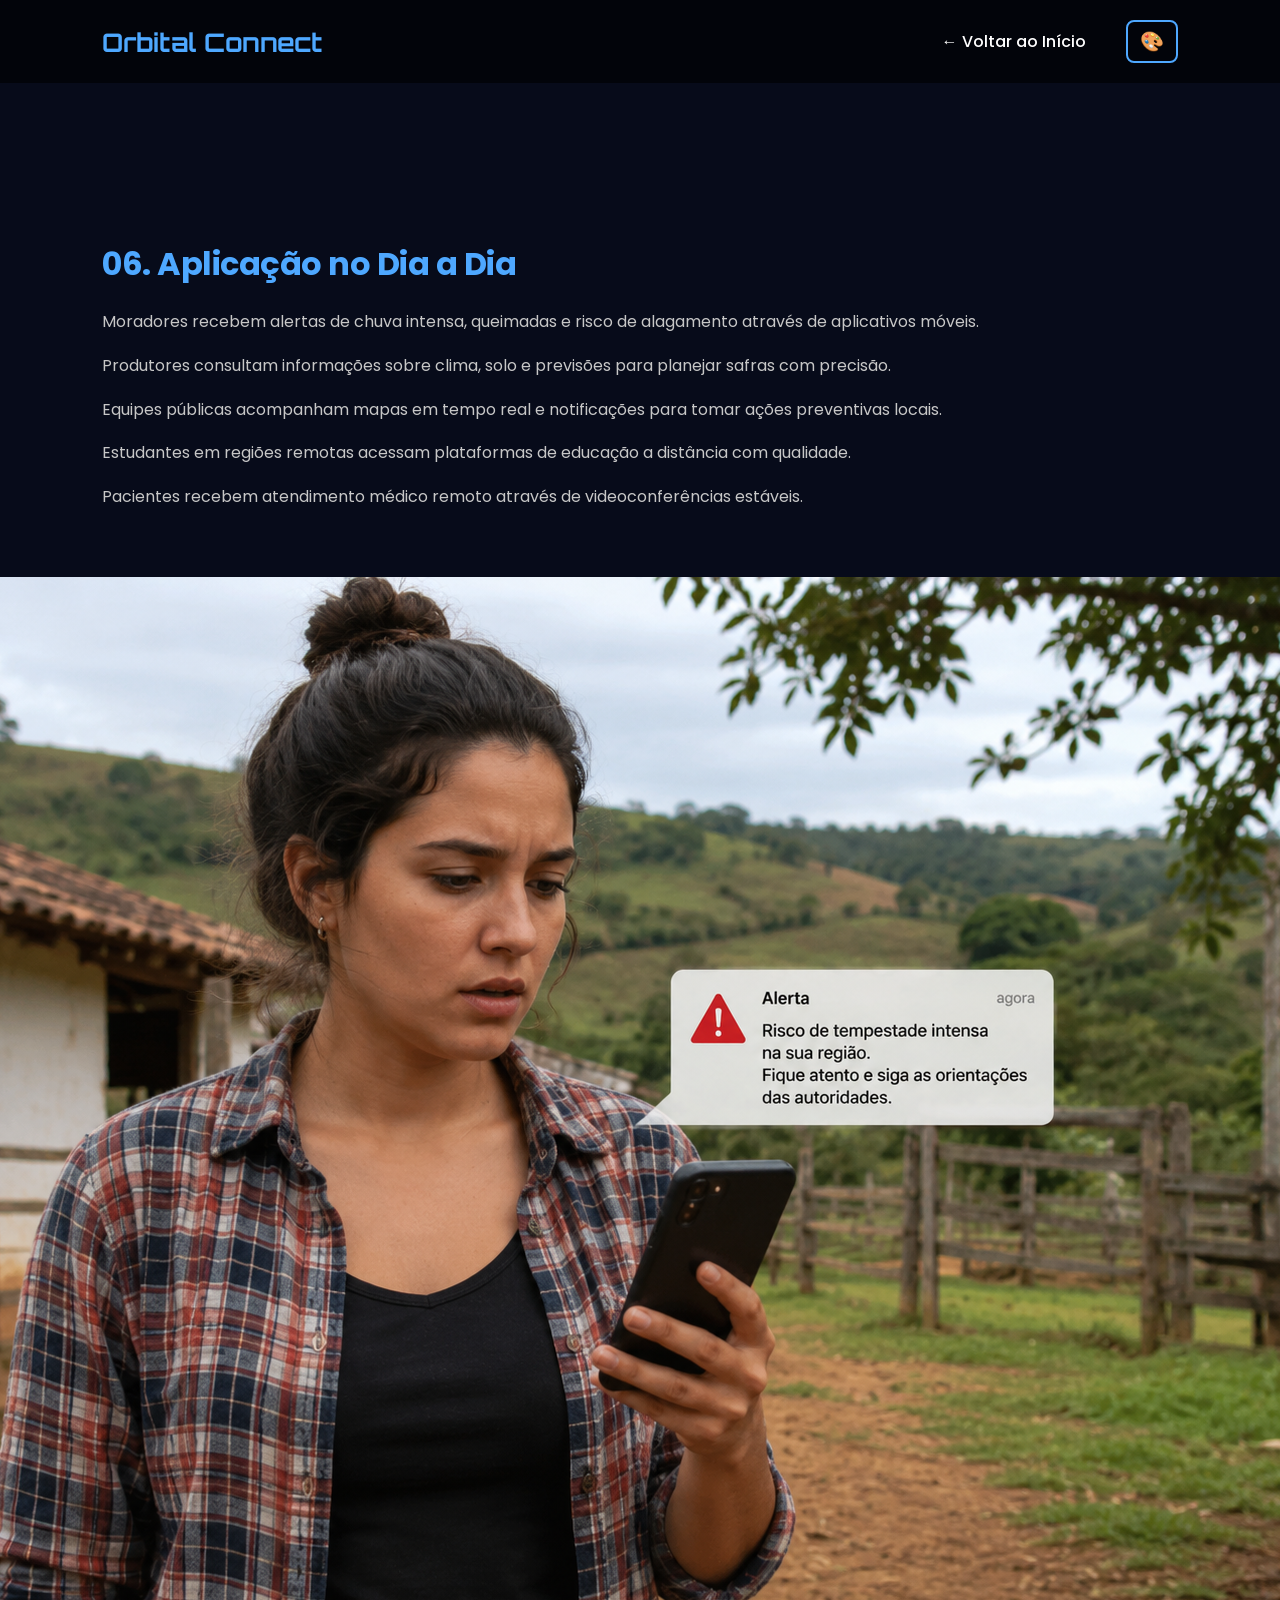
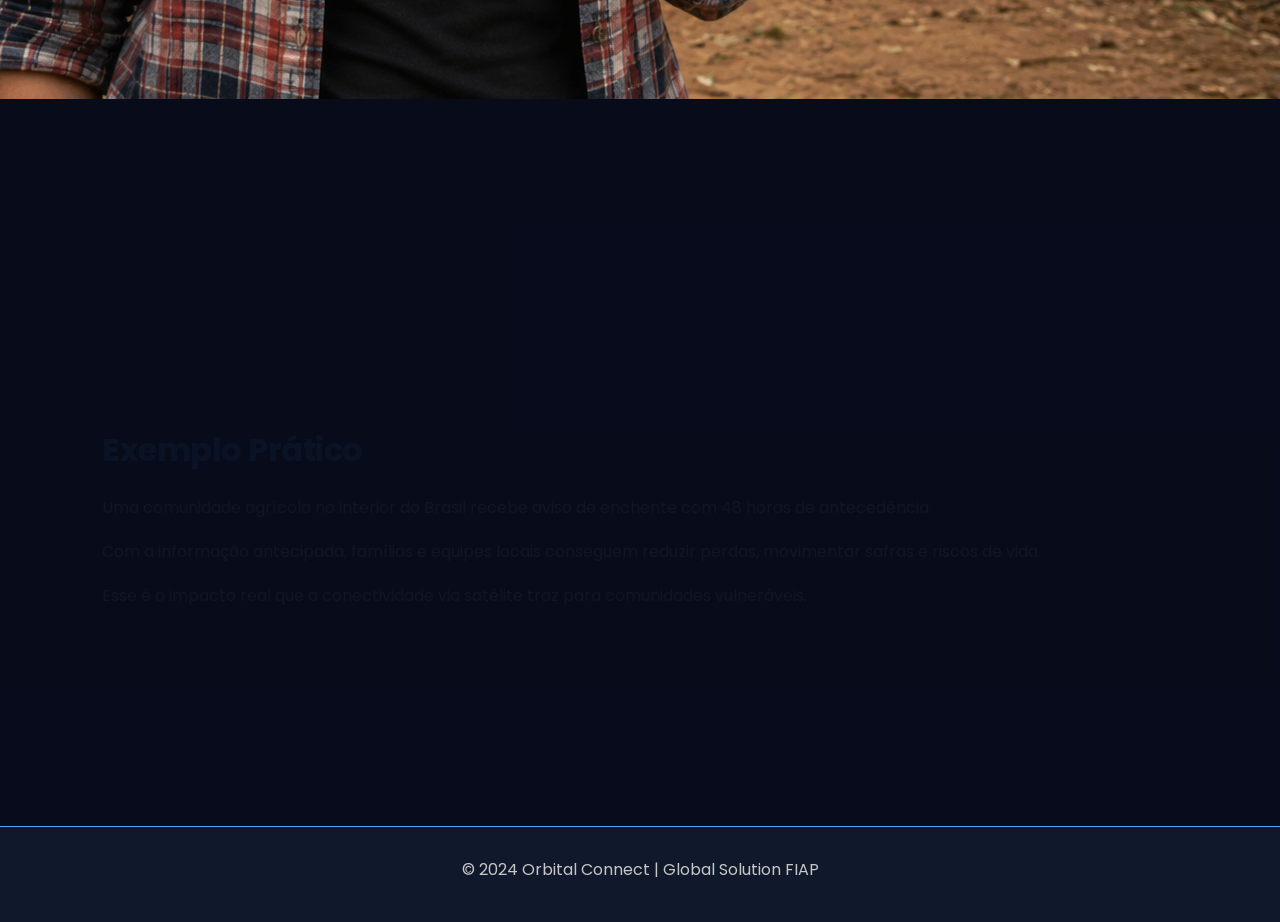
<file: pages/aplicacao.html>
<!DOCTYPE html>
<html lang="pt-BR">
<head>
  <meta charset="UTF-8" />
  <meta name="viewport" content="width=device-width, initial-scale=1.0"/>
  <title>Aplicação | Orbital Connect</title>
  <link rel="preconnect" href="https://fonts.googleapis.com">
  <link rel="preconnect" href="https://fonts.gstatic.com" crossorigin>
  <link href="https://fonts.googleapis.com/css2?family=Orbitron:wght@500;700&family=Poppins:wght@300;400;500;600&display=swap" rel="stylesheet">
  <link rel="stylesheet" href="../css/style.css">
</head>
<body>
  <header class="header">
    <div class="logo"><h1>Orbital Connect</h1></div>
    <nav class="navbar">
      <a href="../index.html">← Voltar ao Início</a>
      <div class="theme-selector">
        <button class="theme-btn" id="themeBtn" title="Mudar Tema">🎨</button>
      </div>
    </nav>
  </header>

  <main class="page-main">
    <section class="section">
      <div class="text-content">
        <h2>06. Aplicação no Dia a Dia</h2>
        <p>Moradores recebem alertas de chuva intensa, queimadas e risco de alagamento através de aplicativos móveis.</p>
        <p>Produtores consultam informações sobre clima, solo e previsões para planejar safras com precisão.</p>
        <p>Equipes públicas acompanham mapas em tempo real e notificações para tomar ações preventivas locais.</p>
        <p>Estudantes em regiões remotas acessam plataformas de educação a distância com qualidade.</p>
        <p>Pacientes recebem atendimento médico remoto através de videoconferências estáveis.</p>
      </div>
      <div class="image-content">
        <img src="../images/aplicacao.jpg" alt="Aplicação prática com alertas e dados em dispositivos móveis">
      </div>
    </section>

    <section class="section reverse">
      <div class="text-content">
        <h2>Exemplo Prático</h2>
        <p>Uma comunidade agrícola no interior do Brasil recebe aviso de enchente com 48 horas de antecedência.</p>
        <p>Com a informação antecipada, famílias e equipes locais conseguem reduzir perdas, movimentar safras e riscos de vida.</p>
        <p>Esse é o impacto real que a conectividade via satélite traz para comunidades vulneráveis.</p>
      </div>
    </section>
  </main>

  <footer class="footer">
    <p>&copy; 2024 Orbital Connect | Global Solution FIAP</p>
  </footer>

  <script src="../js/script.js"></script>
</body>
</html>
</file>
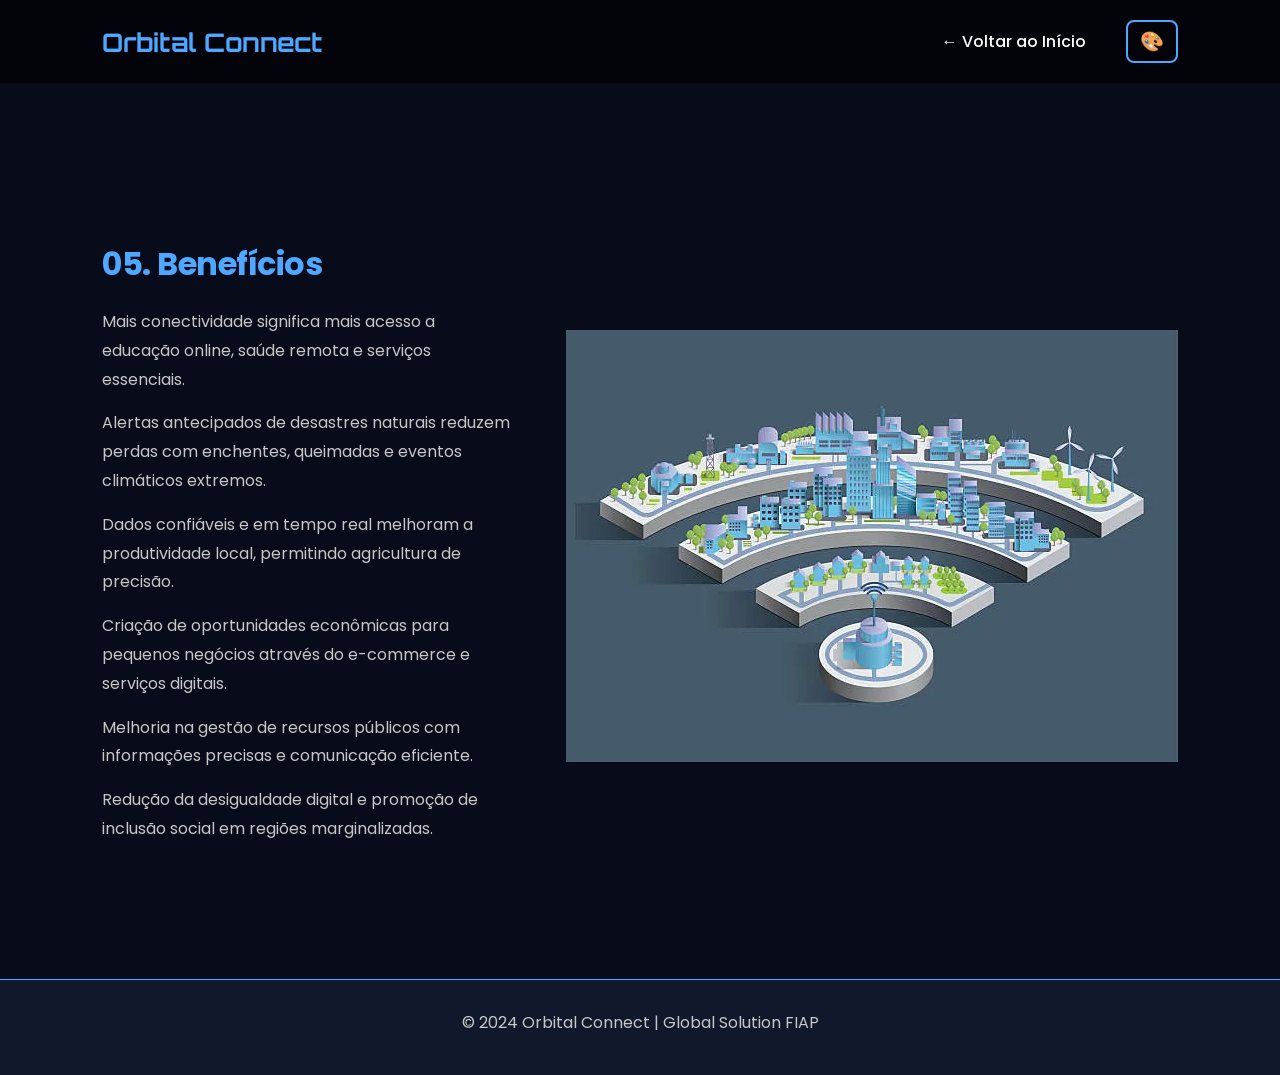
<file: pages/beneficios.html>
<!DOCTYPE html>
<html lang="pt-BR">
<head>
  <meta charset="UTF-8" />
  <meta name="viewport" content="width=device-width, initial-scale=1.0"/>
  <title>Benefícios | Orbital Connect</title>
  <link rel="preconnect" href="https://fonts.googleapis.com">
  <link rel="preconnect" href="https://fonts.gstatic.com" crossorigin>
  <link href="https://fonts.googleapis.com/css2?family=Orbitron:wght@500;700&family=Poppins:wght@300;400;500;600&display=swap" rel="stylesheet">
  <link rel="stylesheet" href="../css/style.css">
</head>
<body>
  <header class="header">
    <div class="logo"><h1>Orbital Connect</h1></div>
    <nav class="navbar">
      <a href="../index.html">← Voltar ao Início</a>
      <div class="theme-selector">
        <button class="theme-btn" id="themeBtn" title="Mudar Tema">🎨</button>
      </div>
    </nav>
  </header>

  <main class="page-main">
    <section class="section">
      <div class="text-content">
        <h2>05. Benefícios</h2>
        <p>Mais conectividade significa mais acesso a educação online, saúde remota e serviços essenciais.</p>
        <p>Alertas antecipados de desastres naturais reduzem perdas com enchentes, queimadas e eventos climáticos extremos.</p>
        <p>Dados confiáveis e em tempo real melhoram a produtividade local, permitindo agricultura de precisão.</p>
        <p>Criação de oportunidades econômicas para pequenos negócios através do e-commerce e serviços digitais.</p>
        <p>Melhoria na gestão de recursos públicos com informações precisas e comunicação eficiente.</p>
        <p>Redução da desigualdade digital e promoção de inclusão social em regiões marginalizadas.</p>
      </div>
      <div class="image-content">
        <img src="../images/beneficios.jpg" alt="Benefícios da plataforma em indicadores sociais">
      </div>
    </section>
  </main>

  <footer class="footer">
    <p>&copy; 2024 Orbital Connect | Global Solution FIAP</p>
  </footer>

  <script src="../js/script.js"></script>
</body>
</html>
</file>
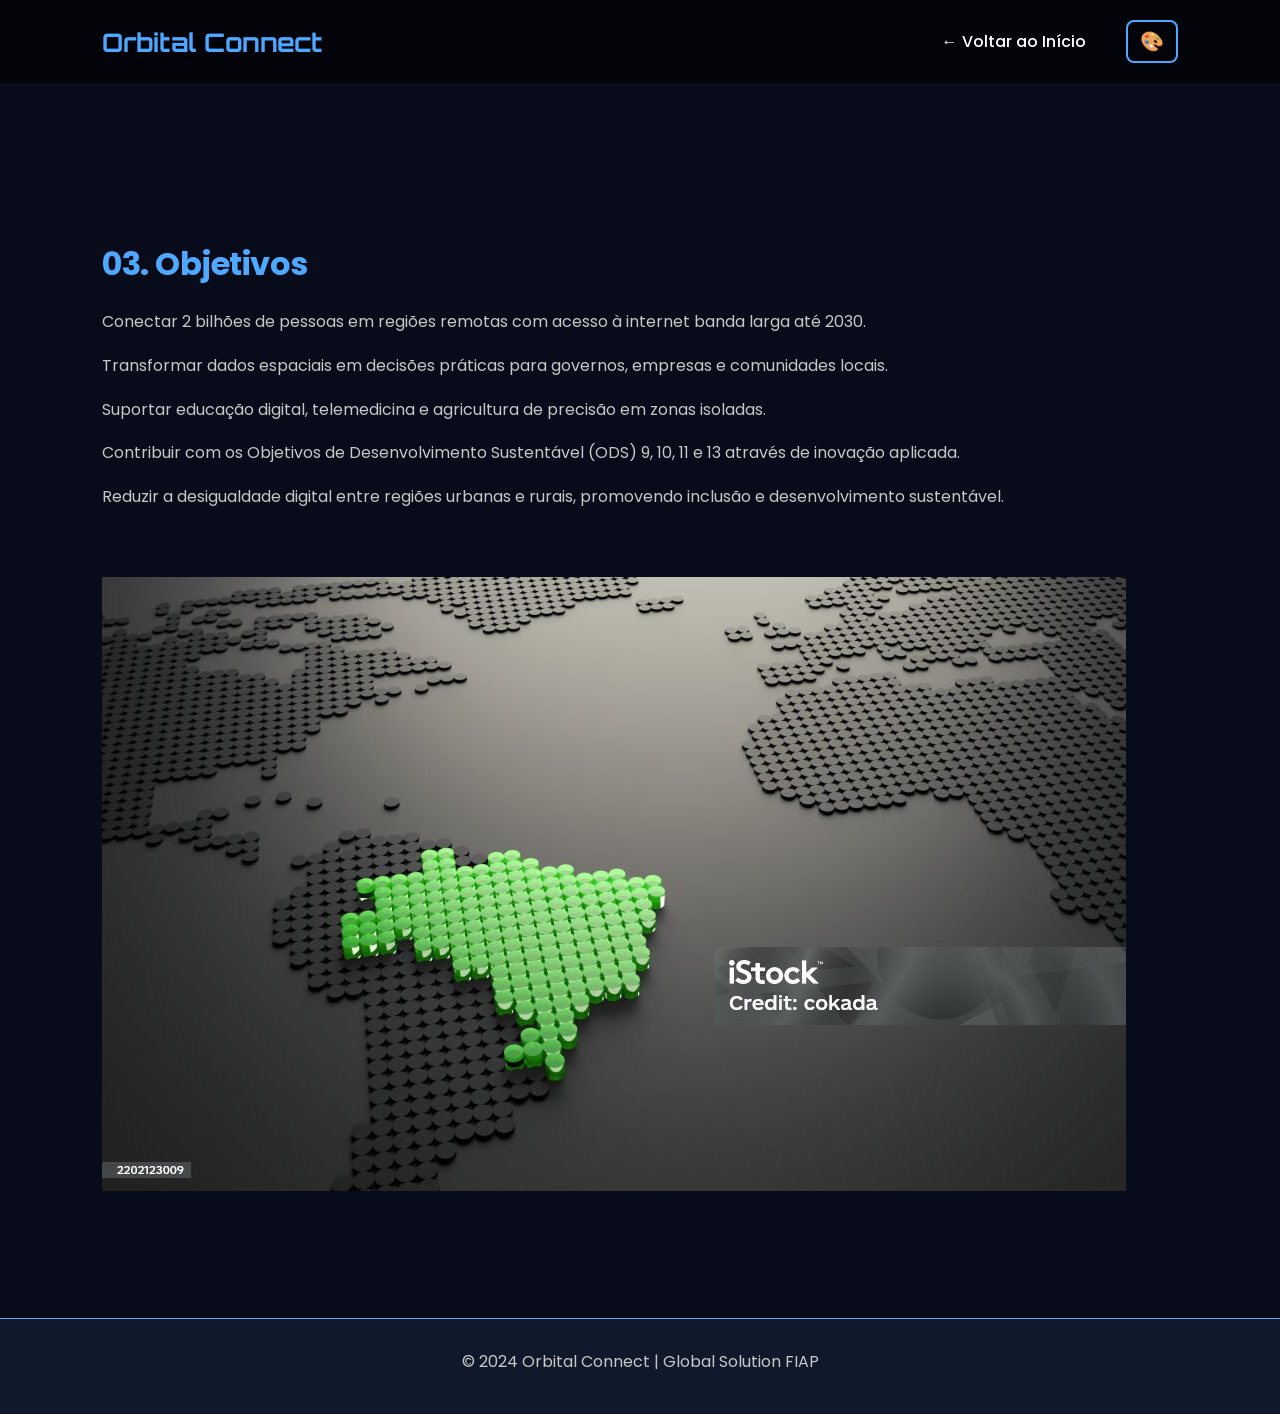
<file: pages/objetivos.html>
<!DOCTYPE html>
<html lang="pt-BR">
<head>
  <meta charset="UTF-8" />
  <meta name="viewport" content="width=device-width, initial-scale=1.0"/>
  <title>Objetivos | Orbital Connect</title>
  <link rel="preconnect" href="https://fonts.googleapis.com">
  <link rel="preconnect" href="https://fonts.gstatic.com" crossorigin>
  <link href="https://fonts.googleapis.com/css2?family=Orbitron:wght@500;700&family=Poppins:wght@300;400;500;600&display=swap" rel="stylesheet">
  <link rel="stylesheet" href="../css/style.css">
</head>
<body>
  <header class="header">
    <div class="logo"><h1>Orbital Connect</h1></div>
    <nav class="navbar">
      <a href="../index.html">← Voltar ao Início</a>
      <div class="theme-selector">
        <button class="theme-btn" id="themeBtn" title="Mudar Tema">🎨</button>
      </div>
    </nav>
  </header>

  <main class="page-main">
    <section class="section">
      <div class="text-content">
        <h2>03. Objetivos</h2>
        <p>Conectar 2 bilhões de pessoas em regiões remotas com acesso à internet banda larga até 2030.</p>
        <p>Transformar dados espaciais em decisões práticas para governos, empresas e comunidades locais.</p>
        <p>Suportar educação digital, telemedicina e agricultura de precisão em zonas isoladas.</p>
        <p>Contribuir com os Objetivos de Desenvolvimento Sustentável (ODS) 9, 10, 11 e 13 através de inovação aplicada.</p>
        <p>Reduzir a desigualdade digital entre regiões urbanas e rurais, promovendo inclusão e desenvolvimento sustentável.</p>
      </div>
      <div class="image-content">
        <img src="../images/objetivos.jpg" alt="Objetivos estratégicos do projeto Orbital Connect">
      </div>
    </section>
  </main>

  <footer class="footer">
    <p>&copy; 2024 Orbital Connect | Global Solution FIAP</p>
  </footer>

  <script src="../js/script.js"></script>
</body>
</html>
</file>
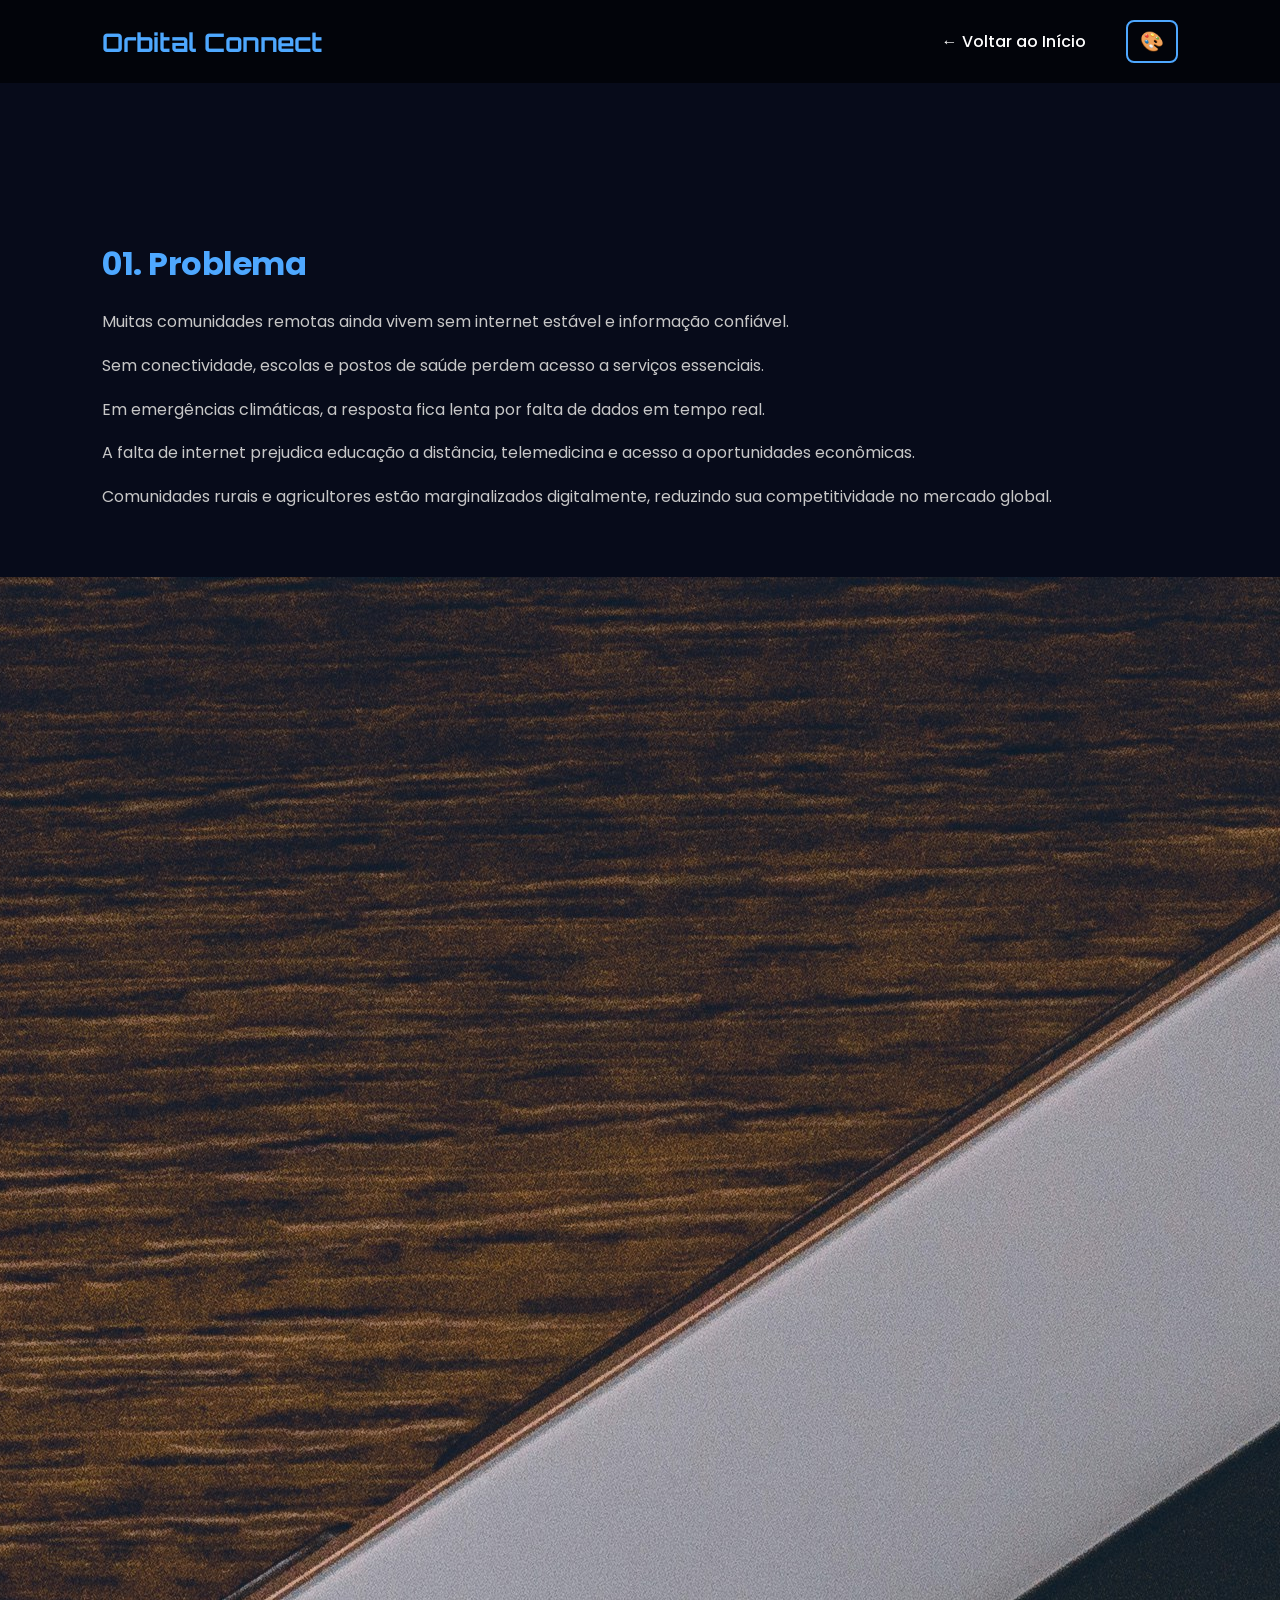
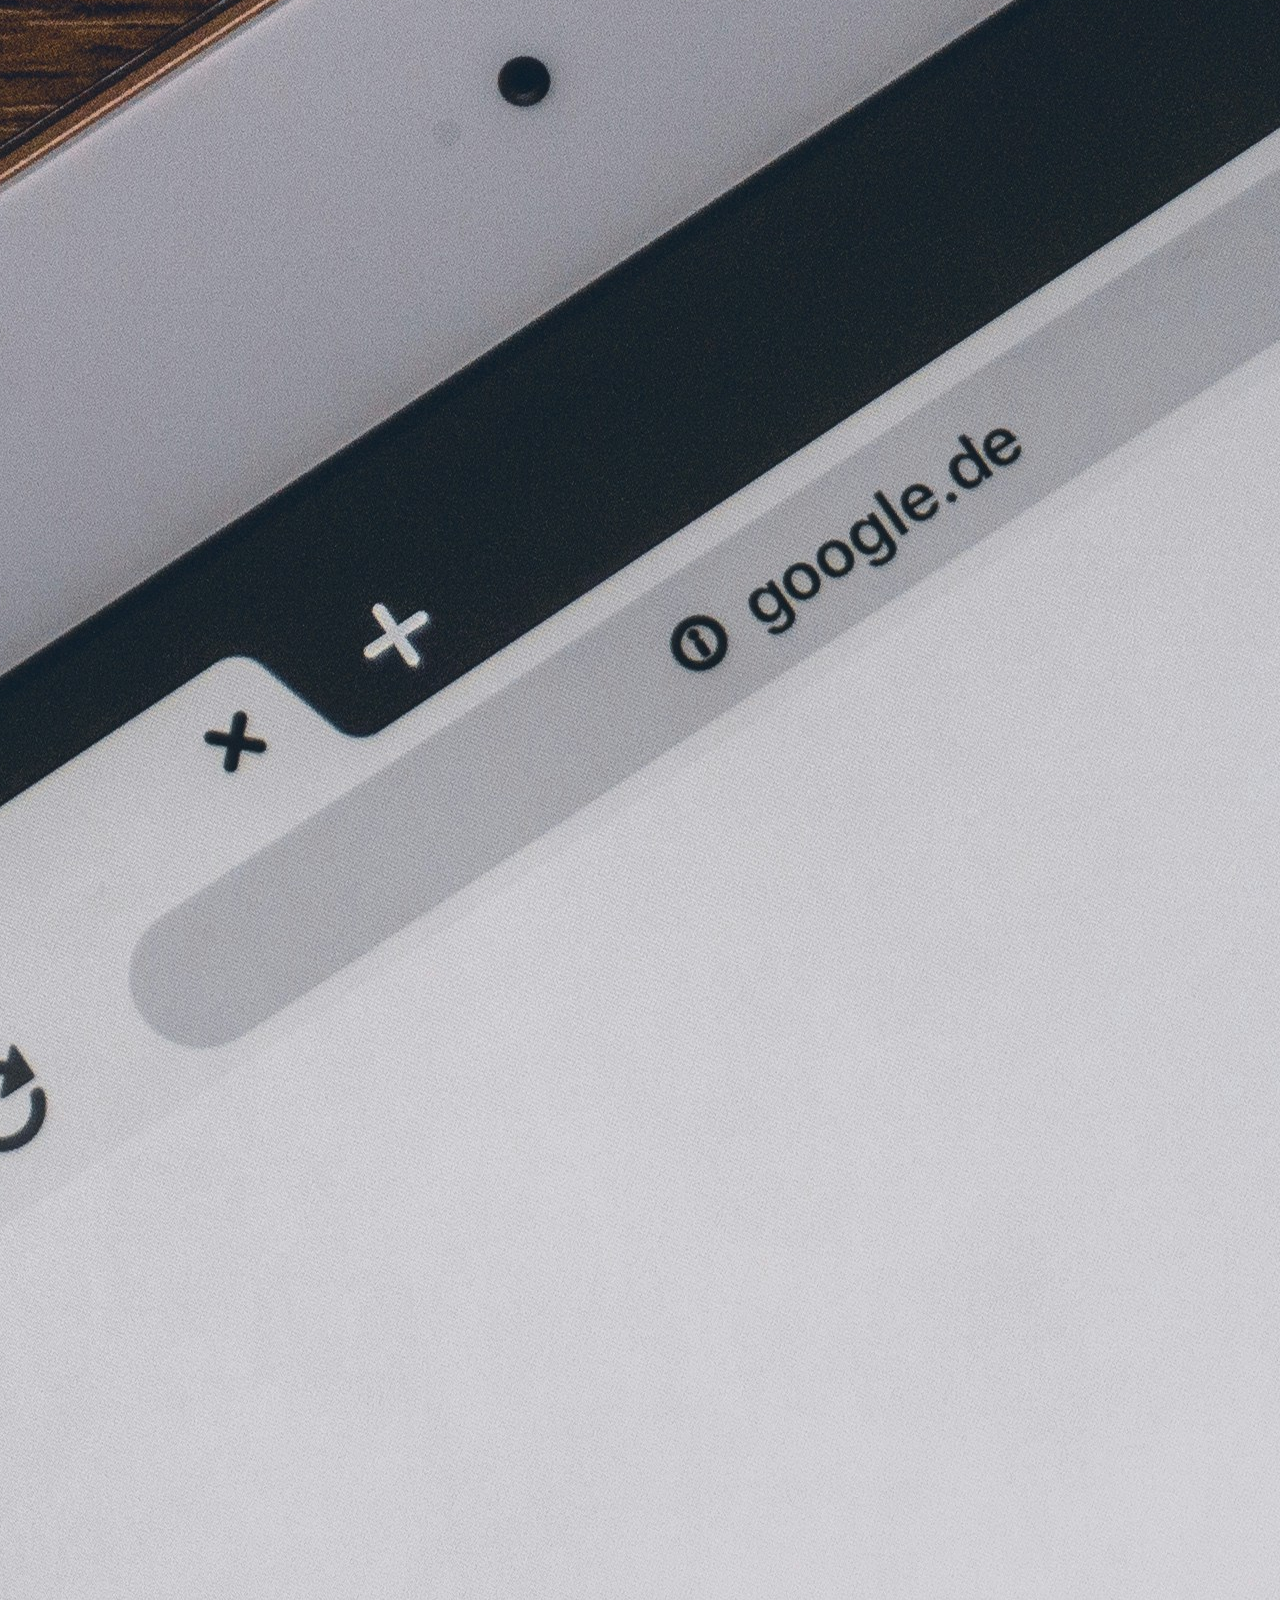
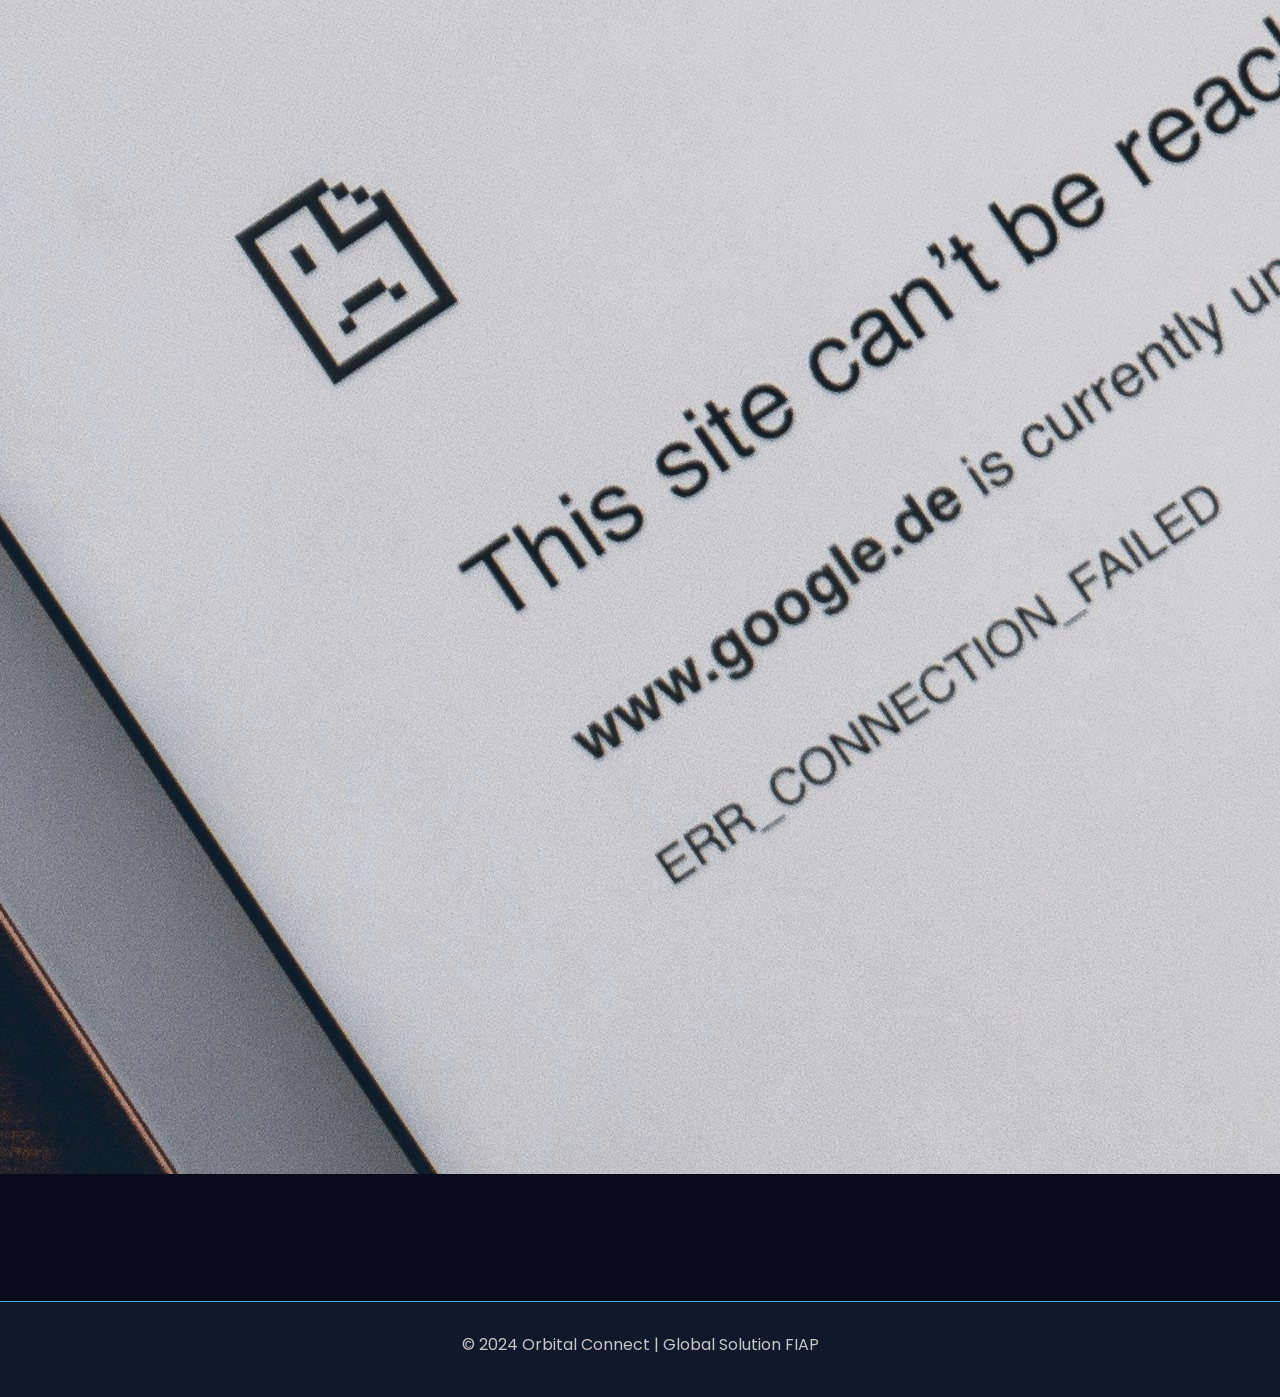
<file: pages/problema.html>
<!DOCTYPE html>
<html lang="pt-BR">
<head>
  <meta charset="UTF-8" />
  <meta name="viewport" content="width=device-width, initial-scale=1.0"/>
  <title>Problema | Orbital Connect</title>
  <link rel="preconnect" href="https://fonts.googleapis.com">
  <link rel="preconnect" href="https://fonts.gstatic.com" crossorigin>
  <link href="https://fonts.googleapis.com/css2?family=Orbitron:wght@500;700&family=Poppins:wght@300;400;500;600&display=swap" rel="stylesheet">
  <link rel="stylesheet" href="../css/style.css">
</head>
<body>
  <header class="header">
    <div class="logo"><h1>Orbital Connect</h1></div>
    <nav class="navbar">
      <a href="../index.html">← Voltar ao Início</a>
      <div class="theme-selector">
        <button class="theme-btn" id="themeBtn" title="Mudar Tema">🎨</button>
      </div>
    </nav>
  </header>

  <main class="page-main">
    <section class="section">
      <div class="text-content">
        <h2>01. Problema</h2>
        <p>Muitas comunidades remotas ainda vivem sem internet estável e informação confiável.</p>
        <p>Sem conectividade, escolas e postos de saúde perdem acesso a serviços essenciais.</p>
        <p>Em emergências climáticas, a resposta fica lenta por falta de dados em tempo real.</p>
        <p>A falta de internet prejudica educação a distância, telemedicina e acesso a oportunidades econômicas.</p>
        <p>Comunidades rurais e agricultores estão marginalizados digitalmente, reduzindo sua competitividade no mercado global.</p>
      </div>
      <div class="image-content">
        <img src="../images/problema.jpg" alt="Comunidade rural com baixa conectividade">
      </div>
    </section>
  </main>

  <footer class="footer">
    <p>&copy; 2024 Orbital Connect | Global Solution FIAP</p>
  </footer>

  <script src="../js/script.js"></script>
</body>
</html>
</file>
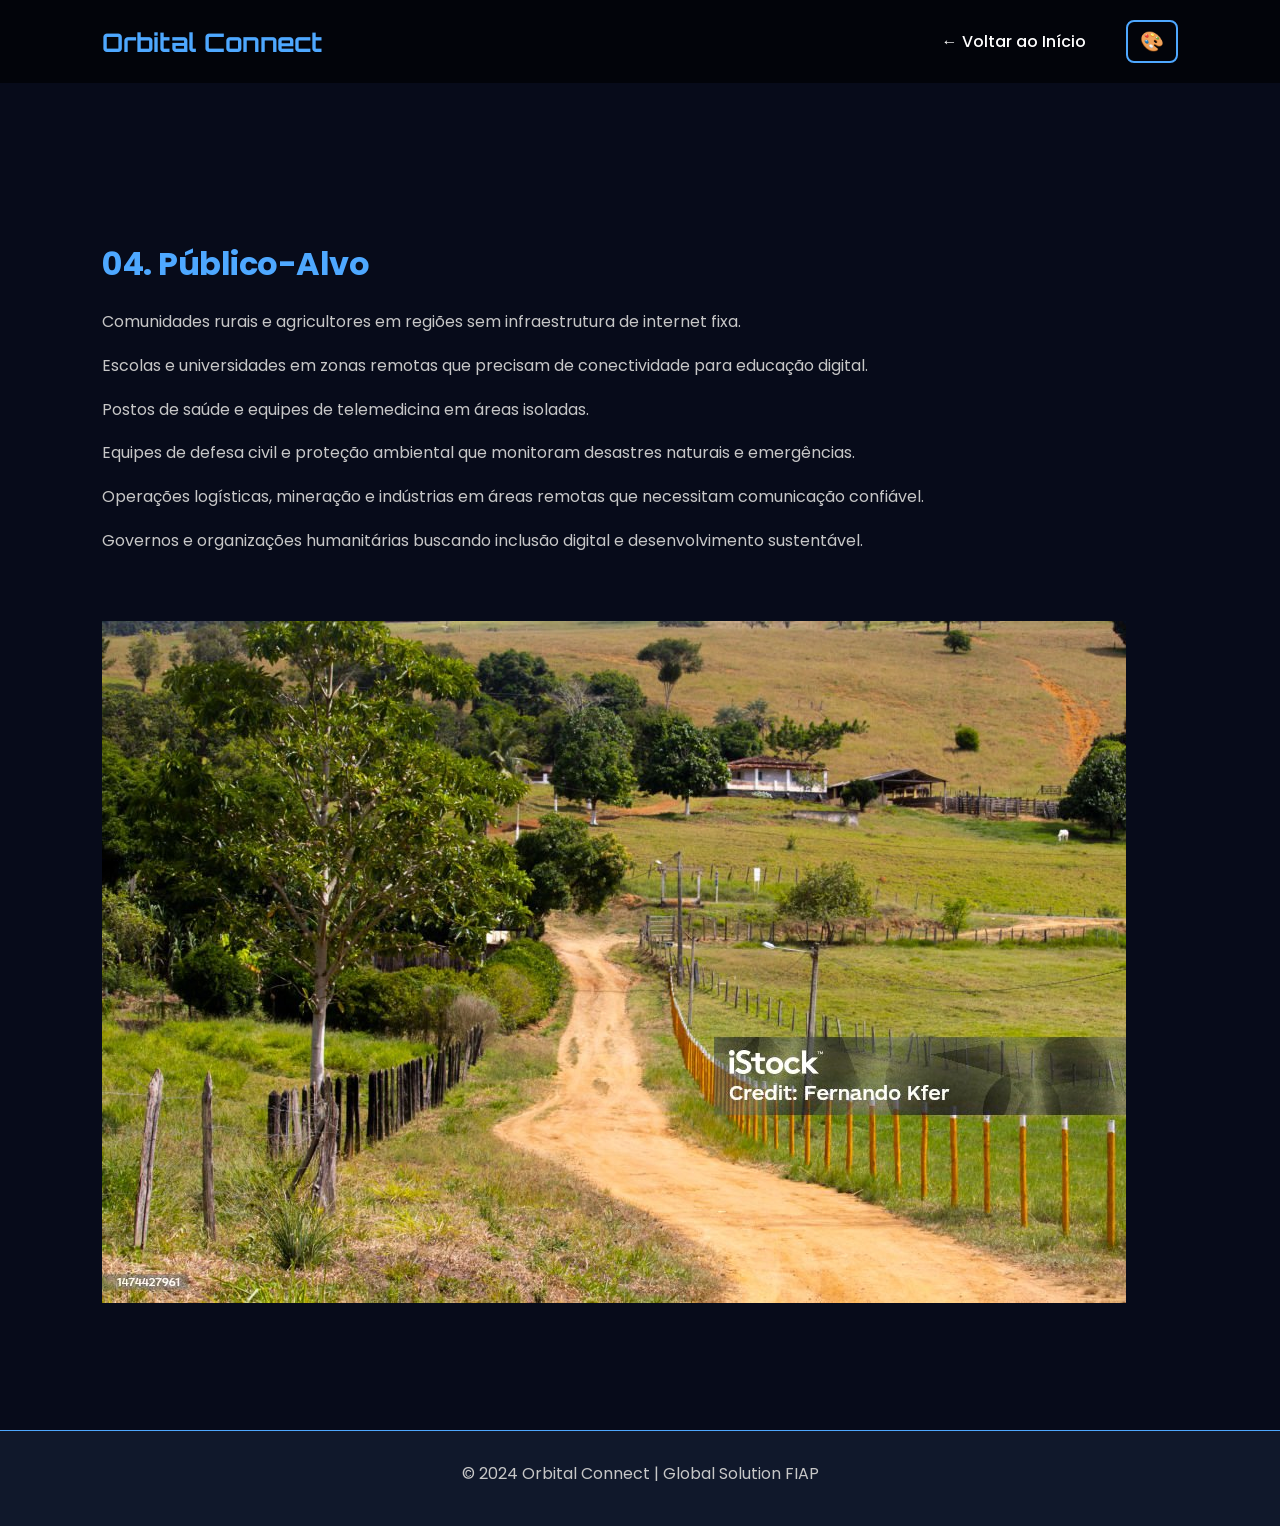
<file: pages/publico.html>
<!DOCTYPE html>
<html lang="pt-BR">
<head>
  <meta charset="UTF-8" />
  <meta name="viewport" content="width=device-width, initial-scale=1.0"/>
  <title>Público-Alvo | Orbital Connect</title>
  <link rel="preconnect" href="https://fonts.googleapis.com">
  <link rel="preconnect" href="https://fonts.gstatic.com" crossorigin>
  <link href="https://fonts.googleapis.com/css2?family=Orbitron:wght@500;700&family=Poppins:wght@300;400;500;600&display=swap" rel="stylesheet">
  <link rel="stylesheet" href="../css/style.css">
</head>
<body>
  <header class="header">
    <div class="logo"><h1>Orbital Connect</h1></div>
    <nav class="navbar">
      <a href="../index.html">← Voltar ao Início</a>
      <div class="theme-selector">
        <button class="theme-btn" id="themeBtn" title="Mudar Tema">🎨</button>
      </div>
    </nav>
  </header>

  <main class="page-main">
    <section class="section">
      <div class="text-content">
        <h2>04. Público-Alvo</h2>
        <p>Comunidades rurais e agricultores em regiões sem infraestrutura de internet fixa.</p>
        <p>Escolas e universidades em zonas remotas que precisam de conectividade para educação digital.</p>
        <p>Postos de saúde e equipes de telemedicina em áreas isoladas.</p>
        <p>Equipes de defesa civil e proteção ambiental que monitoram desastres naturais e emergências.</p>
        <p>Operações logísticas, mineração e indústrias em áreas remotas que necessitam comunicação confiável.</p>
        <p>Governos e organizações humanitárias buscando inclusão digital e desenvolvimento sustentável.</p>
      </div>
      <div class="image-content">
        <img src="../images/publico.jpg" alt="Público-alvo usando tecnologia em região remota">
      </div>
    </section>
  </main>

  <footer class="footer">
    <p>&copy; 2024 Orbital Connect | Global Solution FIAP</p>
  </footer>

  <script src="../js/script.js"></script>
</body>
</html>
</file>
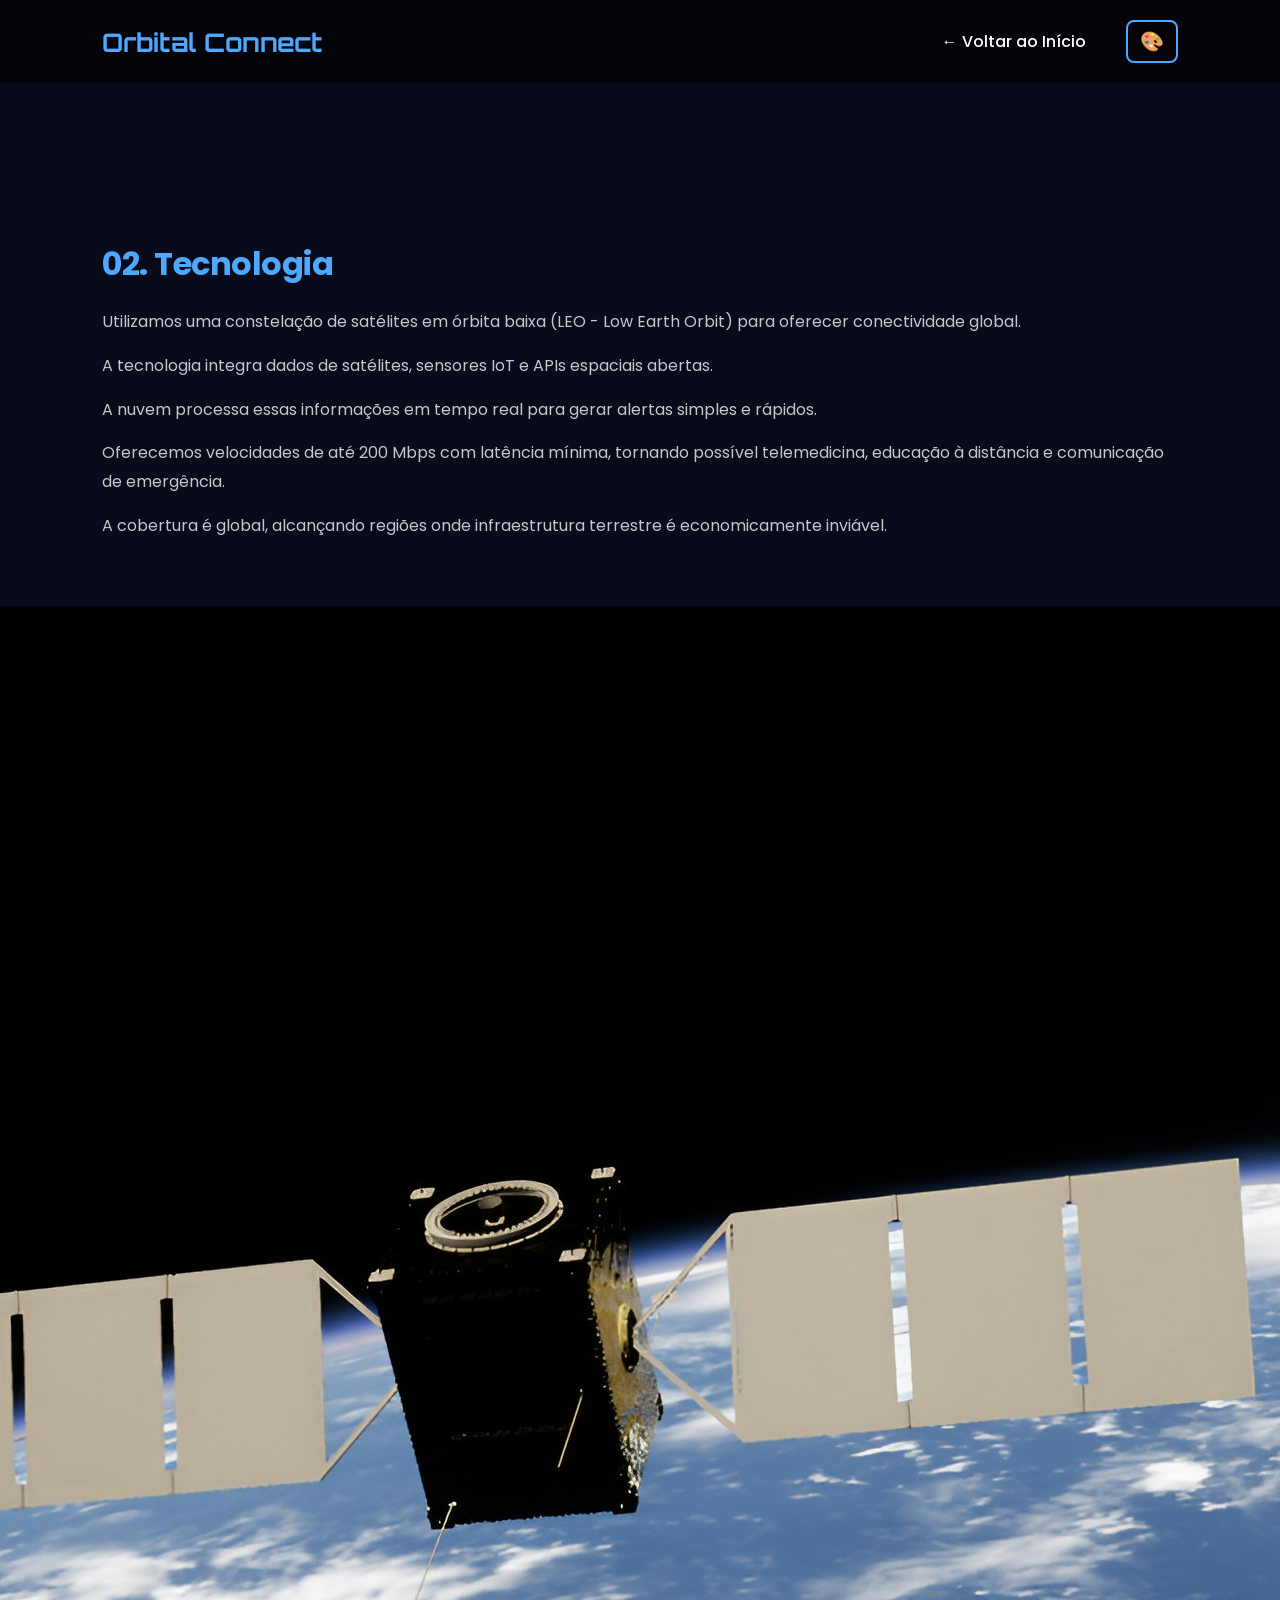
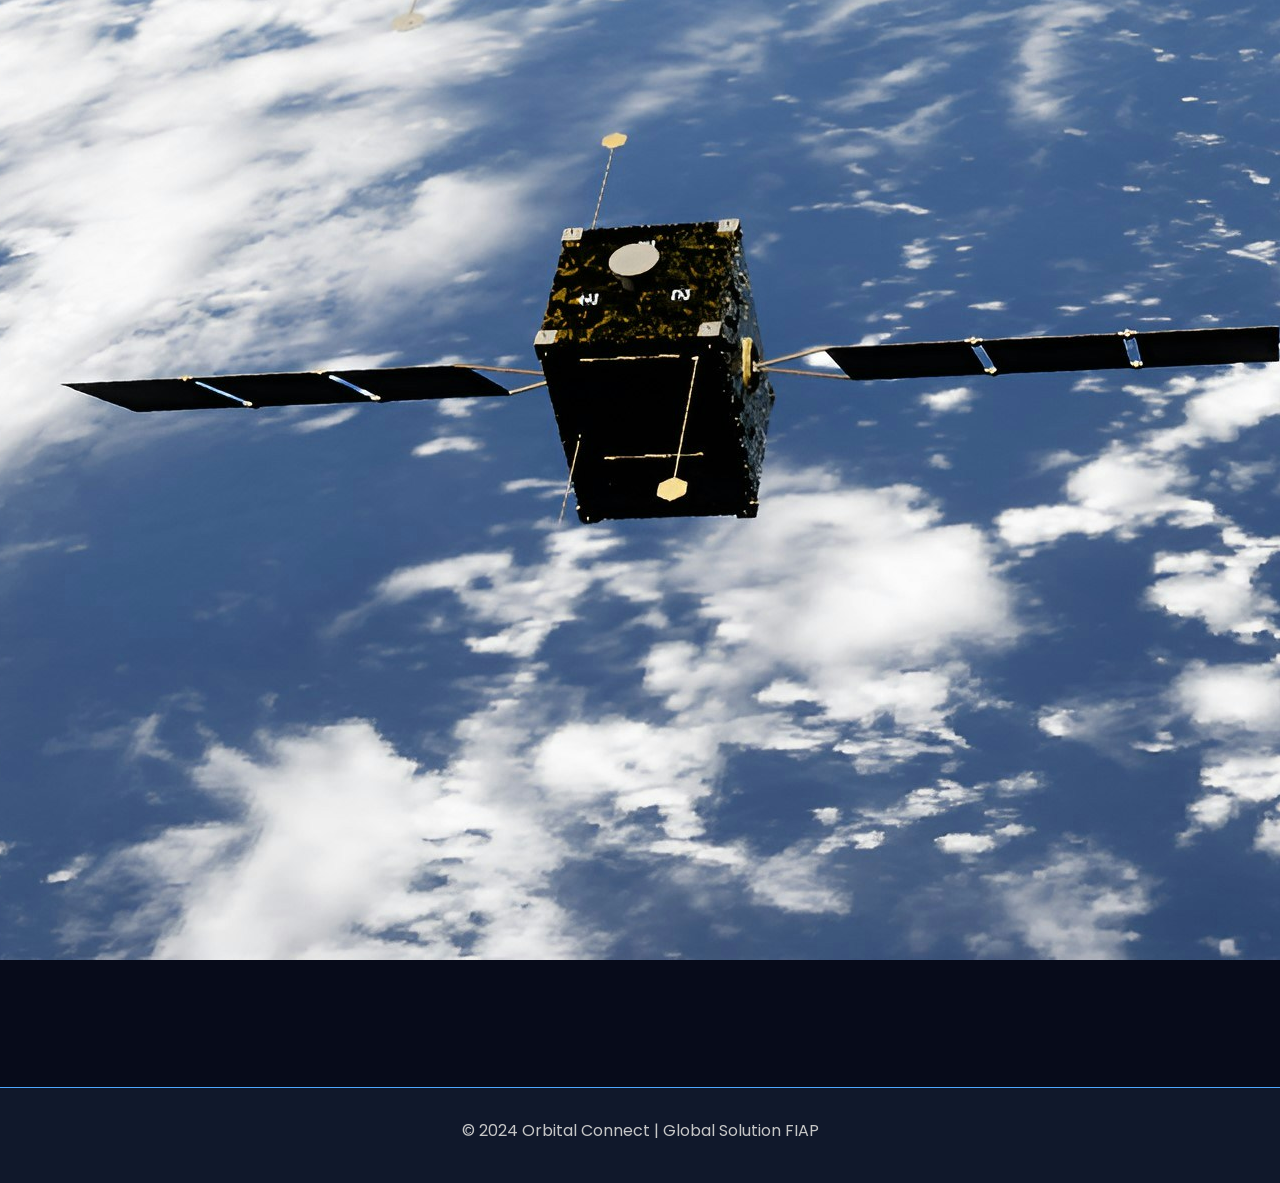
<file: pages/tecnologia.html>
<!DOCTYPE html>
<html lang="pt-BR">
<head>
  <meta charset="UTF-8" />
  <meta name="viewport" content="width=device-width, initial-scale=1.0"/>
  <title>Tecnologia | Orbital Connect</title>
  <link rel="preconnect" href="https://fonts.googleapis.com">
  <link rel="preconnect" href="https://fonts.gstatic.com" crossorigin>
  <link href="https://fonts.googleapis.com/css2?family=Orbitron:wght@500;700&family=Poppins:wght@300;400;500;600&display=swap" rel="stylesheet">
  <link rel="stylesheet" href="../css/style.css">
</head>
<body>
  <header class="header">
    <div class="logo"><h1>Orbital Connect</h1></div>
    <nav class="navbar">
      <a href="../index.html">← Voltar ao Início</a>
      <div class="theme-selector">
        <button class="theme-btn" id="themeBtn" title="Mudar Tema">🎨</button>
      </div>
    </nav>  
  </header>

  <main class="page-main">
    <section class="section">
      <div class="text-content">
        <h2>02. Tecnologia</h2>
        <p>Utilizamos uma constelação de satélites em órbita baixa (LEO - Low Earth Orbit) para oferecer conectividade global.</p>
        <p>A tecnologia integra dados de satélites, sensores IoT e APIs espaciais abertas.</p>
        <p>A nuvem processa essas informações em tempo real para gerar alertas simples e rápidos.</p>
        <p>Oferecemos velocidades de até 200 Mbps com latência mínima, tornando possível telemedicina, educação à distância e comunicação de emergência.</p>
        <p>A cobertura é global, alcançando regiões onde infraestrutura terrestre é economicamente inviável.</p>
      </div>
      <div class="image-content">
        <img src="../images/tecnologia.jpg" alt="Satélite e sensores conectados à nuvem">
      </div>
    </section>
  </main>

  <footer class="footer">
    <p>&copy; 2024 Orbital Connect | Global Solution FIAP</p>
  </footer>

  <script src="../js/script.js"></script>
</body>
</html>
</file>
<file: css/style.css>
/* 
  ==============================================
  ORBITAL CONNECT - STYLESHEET
  Web Development Project - FIAP 2024
  ==============================================
  Reset, Variables, e Temas de Cores
*/

/* RESET CSS */

*{
  margin: 0;
  padding: 0;
  box-sizing: border-box;
}

/* VARIÁVEIS GLOBAIS */

:root{
  --bg-color: #070b1a;
  --primary-color: #4ea8ff;
  --secondary-color: #10182b;
  --text-color: #ffffff;
  --gray-color: #c7c7c7;
  --hover-color: #74c0ff;
  --transition: all 0.3s ease-in-out;
}

/* TEMAS DE CORES */

body.theme-dark {
  --bg-color: #070b1a;
  --primary-color: #4ea8ff;
  --secondary-color: #10182b;
  --text-color: #ffffff;
  --gray-color: #c7c7c7;
  --hover-color: #74c0ff;
  --transition: all 0.3s ease-in-out;
}

body.theme-light {
  --bg-color: #f5f5f5;
  --primary-color: #0066cc;
  --secondary-color: #e0e0e0;
  --text-color: #333333;
  --gray-color: #666666;
  --hover-color: #004499;
  --transition: all 0.3s ease-in-out;
}

body.theme-green {
  --bg-color: #0a2e1a;
  --primary-color: #00d962;
  --secondary-color: #1a4d2e;
  --text-color: #e0f5e8;
  --gray-color: #a0c9b8;
  --hover-color: #00ff7f;
  --transition: all 0.3s ease-in-out;
}

/* BODY */

body{
  font-family: 'Poppins', sans-serif;
  background-color: var(--bg-color);
  color: var(--text-color);
  scroll-behavior: smooth;
  transition: background-color 0.3s, color 0.3s;
}

.page-main{
  min-height: 100vh;
  padding-top: 120px;
}

/* HEADER */

.header{
  width: 100%;
  padding: 20px 8%;
  display: flex;
  justify-content: space-between;
  align-items: center;
  background-color: rgba(0,0,0,0.6);
  backdrop-filter: blur(10px);
  position: fixed;
  top: 0;
  z-index: 1000;
  transition: background-color 0.3s;
}

.logo h1{
  font-family: 'Orbitron', sans-serif;
  color: var(--primary-color);
  font-size: 1.6rem;
}

.navbar{
  display: flex;
  gap: 20px;
  align-items: center;
}

.navbar a{
  text-decoration: none;
  color: var(--text-color);
  font-weight: 500;
  transition: 0.3s;
}

.navbar a:hover{
  color: var(--hover-color);
}

/* THEME SELECTOR */

.theme-selector {
  margin-left: 20px;
}

.theme-btn {
  background: none;
  border: 2px solid var(--primary-color);
  color: var(--primary-color);
  font-size: 1.2rem;
  padding: 8px 12px;
  border-radius: 8px;
  cursor: pointer;
  transition: all 0.3s;
}

.theme-btn:hover {
  background-color: var(--primary-color);
  color: var(--bg-color);
}

.theme-menu {
  position: absolute;
  top: 60px;
  right: 20px;
  background-color: var(--secondary-color);
  border: 1px solid var(--primary-color);
  border-radius: 8px;
  min-width: 150px;
  z-index: 1001;
  box-shadow: 0 4px 6px rgba(0,0,0,0.3);
  display: none;
}

.theme-menu.active {
  display: block;
}

.theme-option {
  display: block;
  width: 100%;
  padding: 12px 16px;
  background: none;
  border: none;
  color: var(--text-color);
  text-align: left;
  cursor: pointer;
  transition: 0.3s;
  font-size: 0.95rem;
}

.theme-option:hover {
  background-color: var(--primary-color);
  color: var(--bg-color);
}

/* HERO */

.hero{
  min-height: 100vh;
  background: linear-gradient(rgba(0,0,0,0.7),
  rgba(0,0,0,0.7)),
  url('../images/space-bg.jpg') center/cover;
  
  display: flex;
  justify-content: center;
  align-items: center;
  text-align: center;
  padding: 0 8%;
  margin-top: 80px;
}

.hero-content h2{
  font-size: 3rem;
  margin-bottom: 20px;
}

.hero-content p{
  max-width: 700px;
  margin: auto;
  color: var(--gray-color);
  margin-bottom: 30px;
}

.btn{
  display: inline-block;
  padding: 14px 32px;
  background-color: var(--primary-color);
  color: var(--bg-color);
  text-decoration: none;
  border-radius: 8px;
  transition: 0.3s;
  font-weight: 600;
}

.btn:hover{
  background-color: var(--hover-color);
  transform: translateY(-3px);
}

/* SEÇÕES */

.section {
  padding: 120px 8%;
  display: flex;
  justify-content: center;
  align-items: center;
  gap: 50px;
  flex-wrap: wrap;
  transition: background-color var(--transition-duration) ease;
  min-height: 600px;
}

.section:nth-child(even) {
  background-color: var(--secondary-color);
  opacity: 0.05;
}

.reverse {
  flex-direction: row-reverse;
}

.text-content {
  flex: 1;
  min-width: 300px;
  animation: fadeInLeft 0.8s ease-out;
}

.text-content h2 {
  font-size: 2rem;
  margin-bottom: 20px;
  color: var(--primary-color);
  font-weight: 700;
  letter-spacing: -0.5px;
}

.text-content p {
  margin-bottom: 15px;
  color: var(--gray-color);
  line-height: 1.8;
  font-size: 1rem;
}

.image-content {
  flex: 1;
  animation: fadeInRight 0.8s ease-out;
}
  min-width: 300px;
  display: flex;
  justify-content: center;
}

.image-content img{
  width: 100%;
  max-width: 450px;
  border-radius: 16px;
  transition: 0.4s;
}

.image-content img:hover{
  transform: scale(1.03);
}

/* SLIDESHOW */

.section-slideshow {
  padding: 120px 8%;
  text-align: center;
  background-color: var(--secondary-color);
}

.section-slideshow h2 {
  font-size: 2rem;
  color: var(--primary-color);
  margin-bottom: 40px;
}

.slideshow-container {
  position: relative;
  max-width: 800px;
  margin: 0 auto;
  background-color: var(--secondary-color);
  border-radius: 16px;
  overflow: hidden;
}

.slide {
  display: none;
  position: relative;
  width: 100%;
  animation: fade 1s;
}

.slide img {
  width: 100%;
  height: 400px;
  object-fit: cover;
  display: block;
}

.slide.active {
  display: block;
}

.slide-caption {
  position: absolute;
  bottom: 0;
  left: 0;
  right: 0;
  background: rgba(0,0,0,0.7);
  color: white;
  padding: 20px;
  text-align: center;
  font-weight: 500;
}

@keyframes fade {
  from { opacity: 0; }
  to { opacity: 1; }
}

.prev, .next {
  cursor: pointer;
  position: absolute;
  top: 50%;
  width: auto;
  margin-top: -22px;
  padding: 16px;
  color: white;
  background-color: rgba(0,0,0,0.5);
  font-weight: bold;
  font-size: 18px;
  transition: 0.3s;
  border-radius: 8px;
  user-select: none;
  z-index: 10;
}

.next {
  right: 0;
}

.prev {
  left: 0;
}

.prev:hover, .next:hover {
  background-color: rgba(0,0,0,0.8);
}

.dots {
  text-align: center;
  padding: 20px;
  background-color: var(--secondary-color);
}

.dot {
  cursor: pointer;
  height: 15px;
  width: 15px;
  margin: 0 5px;
  background-color: #bbb;
  border-radius: 50%;
  display: inline-block;
  transition: 0.3s;
}

.dot.active {
  background-color: var(--primary-color);
}

.dot:hover {
  background-color: var(--hover-color);
}

/* FORM SECTION */

.section-form {
  padding: 120px 8%;
  max-width: 700px;
  margin: 0 auto;
}

.section-form h2 {
  font-size: 2rem;
  color: var(--primary-color);
  margin-bottom: 40px;
  text-align: center;
}

.contact-form {
  background-color: var(--secondary-color);
  padding: 40px;
  border-radius: 16px;
  box-shadow: 0 8px 16px rgba(0,0,0,0.2);
}

.form-group {
  margin-bottom: 20px;
}

.form-group label {
  display: block;
  margin-bottom: 8px;
  color: var(--primary-color);
  font-weight: 500;
}

.form-group input,
.form-group textarea {
  width: 100%;
  padding: 12px;
  background-color: var(--bg-color);
  color: var(--text-color);
  border: 2px solid var(--primary-color);
  border-radius: 8px;
  font-family: 'Poppins', sans-serif;
  transition: 0.3s;
}

.form-group input:focus,
.form-group textarea:focus {
  outline: none;
  border-color: var(--hover-color);
  box-shadow: 0 0 8px rgba(74, 168, 255, 0.3);
}

.form-group input.error,
.form-group textarea.error {
  border-color: #ff6b6b;
}

.error-message {
  color: #ff6b6b;
  font-size: 0.85rem;
  margin-top: 5px;
  display: block;
  min-height: 20px;
}

.btn-submit {
  width: 100%;
  padding: 14px;
  background-color: var(--primary-color);
  color: var(--bg-color);
  border: none;
  border-radius: 8px;
  font-weight: 600;
  font-size: 1rem;
  cursor: pointer;
  transition: 0.3s;
  font-family: 'Poppins', sans-serif;
}

.btn-submit:hover {
  background-color: var(--hover-color);
  transform: translateY(-2px);
}

.success-message {
  margin-top: 20px;
  padding: 12px;
  background-color: #1a4d2e;
  color: #00ff7f;
  border-radius: 8px;
  text-align: center;
  display: none;
}

.success-message.show {
  display: block;
}

/* QUIZ SECTION */

.section-quiz {
  padding: 120px 8%;
  max-width: 900px;
  margin: 0 auto;
}

.section-quiz h2 {
  font-size: 2rem;
  color: var(--primary-color);
  margin-bottom: 10px;
  text-align: center;
}

.quiz-intro {
  text-align: center;
  color: var(--gray-color);
  margin-bottom: 40px;
}

.quiz-container {
  background-color: var(--secondary-color);
  padding: 40px;
  border-radius: 16px;
  box-shadow: 0 8px 16px rgba(0,0,0,0.2);
}

.quiz-question {
  margin-bottom: 30px;
}

.quiz-question h3 {
  color: var(--primary-color);
  margin-bottom: 15px;
  font-size: 1.1rem;
}

.quiz-question p {
  color: var(--gray-color);
  margin-bottom: 10px;
  font-size: 0.9rem;
}

.quiz-options {
  display: flex;
  flex-direction: column;
  gap: 10px;
}

.quiz-option {
  padding: 12px 16px;
  background-color: var(--bg-color);
  border: 2px solid var(--primary-color);
  border-radius: 8px;
  color: var(--text-color);
  cursor: pointer;
  transition: 0.3s;
}

.quiz-option:hover {
  background-color: var(--primary-color);
  color: var(--bg-color);
}

.quiz-option.selected {
  background-color: var(--primary-color);
  color: var(--bg-color);
}

.quiz-option.correct {
  background-color: #1a4d2e;
  border-color: #00ff7f;
  color: #00ff7f;
}

.quiz-option.incorrect {
  background-color: #4d1a1a;
  border-color: #ff6b6b;
  color: #ff6b6b;
}

.quiz-navigation {
  display: flex;
  gap: 10px;
  margin-top: 30px;
  justify-content: center;
}

.quiz-btn {
  padding: 12px 24px;
  background-color: var(--primary-color);
  color: var(--bg-color);
  border: none;
  border-radius: 8px;
  font-weight: 600;
  cursor: pointer;
  transition: 0.3s;
}

.quiz-btn:hover {
  background-color: var(--hover-color);
}

.quiz-btn:disabled {
  opacity: 0.5;
  cursor: not-allowed;
}

.quiz-progress {
  text-align: center;
  color: var(--gray-color);
  margin-bottom: 20px;
  font-size: 0.95rem;
}

.quiz-results {
  text-align: center;
  padding: 40px;
  background-color: var(--bg-color);
  border-radius: 16px;
  margin-top: 30px;
}

.quiz-results h3 {
  color: var(--primary-color);
  font-size: 1.8rem;
  margin-bottom: 15px;
}

.quiz-results p {
  color: var(--gray-color);
  font-size: 1.1rem;
  margin-bottom: 20px;
}

.quiz-score {
  font-size: 2.5rem;
  color: var(--hover-color);
  font-weight: bold;
  margin-bottom: 20px;
}

.quiz-percentage {
  font-size: 1.3rem;
  color: var(--primary-color);
  margin-bottom: 20px;
}

.quiz-restart-btn {
  padding: 12px 32px;
  background-color: var(--primary-color);
  color: var(--bg-color);
  border: none;
  border-radius: 8px;
  font-weight: 600;
  cursor: pointer;
  transition: 0.3s;
}

.quiz-restart-btn:hover {
  background-color: var(--hover-color);
}

/* FOOTER */

.footer{
  background-color: var(--secondary-color);
  text-align: center;
  padding: 30px 20px;
  border-top: 1px solid var(--primary-color);
}

.footer p{
  margin-bottom: 10px;
  color: var(--gray-color);
}

/* RESPONSIVO */

@media(max-width: 1024px){
  .header{
    padding: 15px 5%;
  }

  .navbar{
    gap: 15px;
  }

  .hero-content h2{
    font-size: 2.5rem;
  }

  .section{
    padding: 80px 5%;
    gap: 30px;
  }

  .section-slideshow,
  .section-form,
  .section-quiz {
    padding: 80px 5%;
  }

  .slide img {
    height: 300px;
  }

  .contact-form,
  .quiz-container {
    padding: 15px;
  }
}

@media(max-width: 768px){

  .header{
    flex-direction: column;
    gap: 15px;
    padding: 15px 5%;
  }

  .navbar{
    flex-wrap: wrap;
    justify-content: center;
    gap: 10px;
  }

  .hero {
    margin-top: 0;
    min-height: 80vh;
  }

  .hero-content h2{
    font-size: 1.8rem;
  }

  .hero-content p{
    font-size: 0.95rem;
  }

  .section{
    padding: 60px 5%;
    flex-direction: column !important;
  }

  .text-content h2{
    font-size: 1.5rem;
  }

  .image-content img{
    max-width: 100%;
  }

  .section-slideshow,
  .section-form,
  .section-quiz {
    padding: 60px 5%;
  }

  .slide img {
    height: 250px;
  }

  .contact-form,
  .quiz-container {
    padding: 15px;
  }

  .prev, .next {
    padding: 12px;
    font-size: 16px;
  }

  .btn-submit,
  .quiz-btn,
  .quiz-restart-btn {
    font-size: 0.95rem;
    padding: 12px;
  }
}

@media(max-width: 480px){
  .header{
    padding: 12px 3%;
  }

  .logo h1{
    font-size: 1.2rem;
  }

  .navbar{
    gap: 8px;
  }

  .dropdown > a {
    padding: 8px 10px;
    font-size: 0.85rem;
  }

  .hero-content h2{
    font-size: 1.3rem;
    line-height: 1.3;
  }

  .section{
    padding: 40px 3%;
  }

  .text-content h2{
    font-size: 1.2rem;
  }

  .text-content p{
    font-size: 0.9rem;
  }

  .section-slideshow,
  .section-form,
  .section-quiz {
    padding: 40px 3%;
  }

  .section-slideshow h2,
  .section-form h2,
  .section-quiz h2 {
    font-size: 1.3rem;
  }

  .slide img {
    height: 200px;
  }

  .prev, .next {
    padding: 10px;
    font-size: 14px;
  }

  .dot {
    height: 12px;
    width: 12px;
    margin: 0 3px;
  }

  .contact-form,
  .quiz-container {
    padding: 12px;
  }

  .form-group input,
  .form-group textarea {
    font-size: 14px;
    padding: 10px;
  }

  .btn-submit {
    padding: 10px;
    font-size: 0.9rem;
  }

  .quiz-option {
    padding: 10px 12px;
    font-size: 0.9rem;
  }

  .quiz-btn,
  .quiz-restart-btn {
    padding: 10px 20px;
    font-size: 0.9rem;
  }

  .footer p {
    font-size: 0.85rem;
  }
}

.dropdown {
  position: relative;
}

.dropdown > a {
  text-decoration: none;
  color: var(--text-color);
  padding: 10px 14px;
  display: inline-block;
}

.dropdown-content {
  display: none;
  position: absolute;
  top: 100%;
  left: 0;
  background-color: var(--secondary-color);
  min-width: 180px;
  border-radius: 8px;
  overflow: hidden;
  z-index: 999;
  border: 1px solid var(--primary-color);
}

.dropdown-content a {
  display: block;
  padding: 12px 16px;
  color: var(--text-color);
  text-decoration: none;
  white-space: nowrap;
  transition: 0.3s;
}

.dropdown-content a:hover {
  background-color: var(--primary-color);
  color: var(--bg-color);
}

.dropdown:hover .dropdown-content {
  display: block;
}

/* ACESSIBILIDADE */

@media (prefers-reduced-motion: reduce) {
  * {
    animation-duration: 0.01ms !important;
    animation-iteration-count: 1 !important;
    transition-duration: 0.01ms !important;
  }
}
</file>
